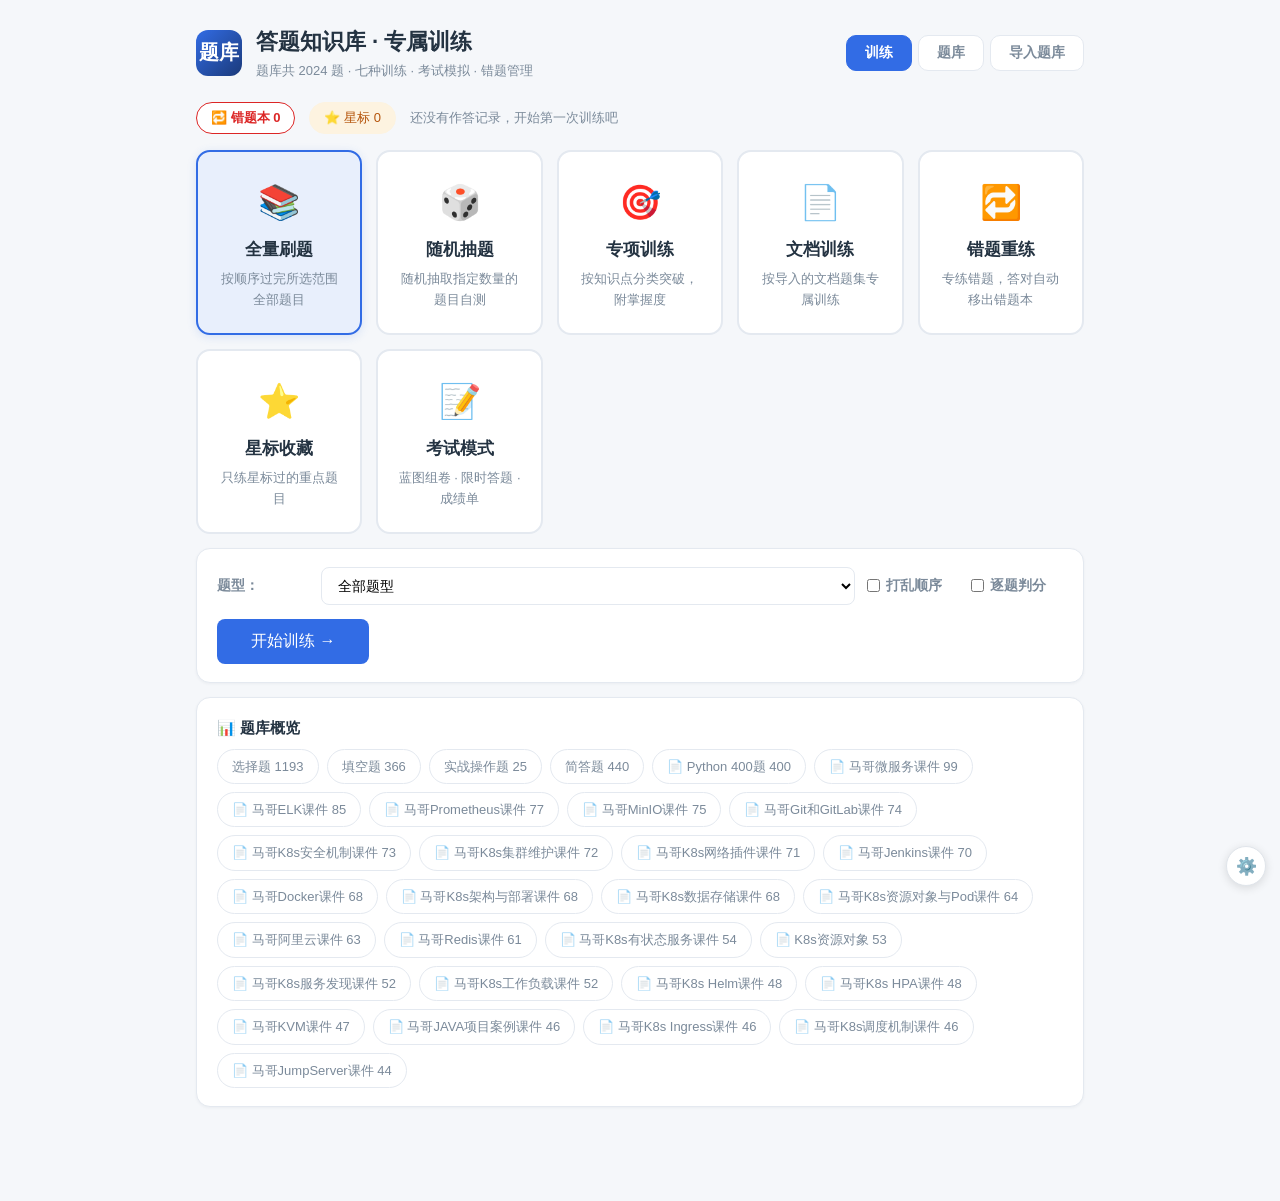
<file: site/index.html>
<!DOCTYPE html>
<html lang="zh-CN">
<head>
  <meta charset="UTF-8">
  <meta name="viewport" content="width=device-width, initial-scale=1.0">
  <title>答题知识库 · 专属训练</title>
  <link rel="icon" href="favicon.svg">
  <link rel="stylesheet" href="css/style.css">
</head>
<body>
  <div id="app"></div>

  <!-- 纯静态版：题库数据内联（由 scripts/export_site_data.py 生成） -->
  <script src="js/vue.global.prod.js"></script>
  <script src="js/questions.data.js"></script>

  <!-- 数据层：MD 解析器 → localStorage 数据层 → fetch 拦截器。
       static-api.js 必须在 app.js 之前，它会把 /api/* 请求接住本地处理，
       这样 app.js 与 Django 版**完全同一份**，无需任何改动。 -->
  <script src="js/md-import.js"></script>
  <script src="js/local-store.js"></script>
  <script src="js/static-api.js"></script>

  <!-- UI（与 frontend/js/app.js 同一文件） -->
  <script src="js/app.js"></script>

  <!-- 静态版专属：本地数据管理（导出/导入/清空），Django 版没有这层 -->
  <script src="js/site-extra.js"></script>
</body>
</html>
</file>
<file: site/css/style.css>
:root {
  --bg: #f5f7fa;
  --card: #ffffff;
  --border: #e4e9f0;
  --text: #243342;
  --muted: #7b8a9a;
  --primary: #326ce5;      /* k8s blue */
  --primary-weak: #e8effc;
  --green: #16a34a;
  --green-weak: #e6f7ec;
  --red: #dc2626;
  --red-weak: #fdeaea;
  --amber: #b45309;
  --amber-weak: #fdf3e0;
}
* { box-sizing: border-box; margin: 0; padding: 0; }
body {
  font-family: "Microsoft YaHei", "PingFang SC", "Segoe UI", sans-serif;
  background: var(--bg);
  color: var(--text);
  line-height: 1.65;
}
.container { max-width: 920px; margin: 0 auto; padding: 24px 16px 80px; }

/* header */
.header { display: flex; align-items: center; gap: 14px; margin-bottom: 20px; }
.logo {
  width: 46px; height: 46px; border-radius: 12px; flex: none;
  background: linear-gradient(135deg, #326ce5, #1b3a7a);
  display: flex; align-items: center; justify-content: center;
  color: #fff; font-weight: 700; font-size: 20px;
}
.header h1 { font-size: 22px; }
.header p { color: var(--muted); font-size: 13px; }

/* toolbar */
.toolbar { display: flex; flex-wrap: wrap; gap: 8px; margin-bottom: 16px; align-items: center; }
.chip {
  border: 1px solid var(--border); background: var(--card); color: var(--text);
  padding: 6px 14px; border-radius: 999px; cursor: pointer; font-size: 13px; transition: all .15s;
}
.chip:hover { border-color: var(--primary); }
.chip.active { background: var(--primary); border-color: var(--primary); color: #fff; }
.spacer { flex: 1; }
.stats-inline { color: var(--muted); font-size: 13px; }

/* question card */
.q-card {
  background: var(--card); border: 1px solid var(--border); border-radius: 14px;
  padding: 18px 20px; margin-bottom: 14px; box-shadow: 0 1px 3px rgba(30,50,80,.05);
}
.q-head { display: flex; align-items: center; gap: 8px; margin-bottom: 10px; }
.badge {
  font-size: 12px; padding: 2px 10px; border-radius: 999px; font-weight: 600;
}
.badge.choice { background: var(--primary-weak); color: var(--primary); }
.badge.blank { background: var(--green-weak); color: var(--green); }
.badge.short { background: var(--amber-weak); color: var(--amber); }
.badge.practical { background: #f3e8ff; color: #7c3aed; }
.badge.cat { background: var(--bg); color: var(--muted); font-weight: 400; }
.q-no { color: var(--muted); font-size: 12px; margin-left: auto; }
.q-text { font-size: 15px; font-weight: 600; margin-bottom: 12px; white-space: pre-wrap; }

/* options */
.opt {
  display: flex; align-items: flex-start; gap: 10px; padding: 9px 12px;
  border: 1px solid var(--border); border-radius: 10px; margin-bottom: 8px;
  cursor: pointer; transition: all .15s; font-size: 14px;
}
.opt:hover { border-color: var(--primary); }
.opt.selected { border-color: var(--primary); background: var(--primary-weak); }
.opt.correct { border-color: var(--green); background: var(--green-weak); }
.opt.wrong { border-color: var(--red); background: var(--red-weak); }
.opt-key {
  flex: none; width: 24px; height: 24px; border-radius: 50%; border: 1px solid var(--border);
  display: flex; align-items: center; justify-content: center; font-size: 12px; font-weight: 700;
}
.opt.selected .opt-key, .opt.correct .opt-key { background: var(--primary); border-color: var(--primary); color: #fff; }
.opt.wrong .opt-key { background: var(--red); border-color: var(--red); color: #fff; }

/* blank inputs */
.blank-input {
  display: flex; align-items: center; gap: 8px; margin-bottom: 8px;
}
.blank-input label { flex: none; font-size: 13px; color: var(--muted); min-width: 56px; }
.blank-input input {
  flex: 1; padding: 8px 12px; border: 1px solid var(--border); border-radius: 8px;
  font-size: 14px; outline: none;
}
.blank-input input:focus { border-color: var(--primary); }
.blank-input input.ok { border-color: var(--green); background: var(--green-weak); }
.blank-input input.bad { border-color: var(--red); background: var(--red-weak); }

/* textarea */
.ta {
  width: 100%; min-height: 90px; padding: 10px 12px; border: 1px solid var(--border);
  border-radius: 10px; font-size: 14px; font-family: inherit; resize: vertical; outline: none;
}
.ta:focus { border-color: var(--primary); }

/* feedback panel */
.feedback { margin-top: 12px; padding: 12px 14px; border-radius: 10px; font-size: 13px; }
.feedback.ok { background: var(--green-weak); border: 1px solid #b7e4c7; }
.feedback.bad { background: var(--red-weak); border: 1px solid #f5c2c2; }
.feedback.info { background: var(--primary-weak); border: 1px solid #c7d7f5; }
.feedback .fb-title { font-weight: 700; margin-bottom: 4px; }
.feedback .ref { white-space: pre-wrap; margin-top: 6px; padding-top: 6px; border-top: 1px dashed rgba(0,0,0,.12); }
.self-judge { margin-top: 10px; display: flex; gap: 8px; }

/* buttons */
.btn {
  border: none; border-radius: 8px; padding: 8px 18px; font-size: 14px; cursor: pointer;
  background: var(--primary); color: #fff; transition: opacity .15s;
}
.btn:hover { opacity: .88; }
.btn.ghost { background: transparent; color: var(--primary); border: 1px solid var(--primary); }
.btn.green { background: var(--green); }
.btn.red { background: var(--red); }

/* footer bar */
.footer-bar {
  position: fixed; left: 0; right: 0; bottom: 0; background: rgba(255,255,255,.96);
  border-top: 1px solid var(--border); backdrop-filter: blur(6px);
}
.footer-inner { max-width: 920px; margin: 0 auto; padding: 12px 16px; display: flex; align-items: center; gap: 14px; }
.progress-wrap { flex: 1; }
.progress { height: 8px; background: var(--border); border-radius: 999px; overflow: hidden; }
.progress > div { height: 100%; background: var(--primary); border-radius: 999px; transition: width .3s; }
.progress-text { font-size: 12px; color: var(--muted); margin-top: 4px; }

/* result modal */
.mask { position: fixed; inset: 0; background: rgba(20,30,45,.45); display: flex; align-items: center; justify-content: center; z-index: 50; }
.modal {
  background: var(--card); border-radius: 16px; padding: 28px; width: min(520px, 92vw);
  text-align: center;
}
.modal h2 { margin-bottom: 8px; }
.score { font-size: 52px; font-weight: 800; color: var(--primary); margin: 8px 0; }
.modal .row { display: flex; justify-content: center; gap: 26px; color: var(--muted); font-size: 13px; margin: 10px 0 18px; }
.modal .row b { color: var(--text); font-size: 18px; display: block; }

.loading { text-align: center; color: var(--muted); padding: 60px 0; }
.empty { text-align: center; color: var(--muted); padding: 40px 0; }

/* ============ v2 新增样式 ============ */

/* 顶部导航页签 */
.tabs { display: flex; gap: 6px; }
.tab {
  border: 1px solid var(--border); background: var(--card); color: var(--muted);
  padding: 8px 18px; border-radius: 10px; cursor: pointer; font-size: 14px; font-weight: 600;
  transition: all .15s;
}
.tab:hover { border-color: var(--primary); color: var(--primary); }
.tab.active { background: var(--primary); border-color: var(--primary); color: #fff; }

/* 模式选择卡片 */
.mode-grid { display: grid; grid-template-columns: 1fr 1fr; gap: 14px; margin-bottom: 14px; }
.mode-card {
  background: var(--card); border: 2px solid var(--border); border-radius: 14px;
  padding: 22px 20px; cursor: pointer; text-align: center; transition: all .15s;
}
.mode-card:hover { border-color: var(--primary); }
.mode-card.active { border-color: var(--primary); background: var(--primary-weak); box-shadow: 0 2px 10px rgba(50,108,229,.15); }
.mode-icon { font-size: 34px; margin-bottom: 6px; }
.mode-name { font-size: 17px; font-weight: 700; margin-bottom: 4px; }
.mode-desc { font-size: 13px; color: var(--muted); }

/* 设置表单 */
.setup-card { display: flex; flex-direction: column; gap: 14px; }
.setup-row { display: flex; align-items: center; gap: 12px; flex-wrap: wrap; }
.setup-row > label { flex: none; min-width: 92px; font-size: 14px; color: var(--muted); font-weight: 600; }
.setup-row select {
  flex: 1; min-width: 200px; padding: 9px 12px; border: 1px solid var(--border);
  border-radius: 8px; font-size: 14px; background: #fff; outline: none; font-family: inherit;
}
.setup-row select:focus { border-color: var(--primary); }
.count-chips { display: flex; gap: 8px; }
.chip.static { cursor: default; color: var(--muted); }
.chip.static:hover { border-color: var(--border); }

/* 导入页 */
.import-grid { display: grid; grid-template-columns: 1fr 1fr; gap: 12px; margin: 6px 0 14px; }
.file-box {
  display: flex; flex-direction: column; gap: 8px; padding: 16px;
  border: 2px dashed var(--border); border-radius: 12px; font-size: 13px;
  color: var(--muted); cursor: pointer; transition: all .15s;
}
.file-box:hover { border-color: var(--primary); color: var(--primary); }
.file-box input { font-size: 13px; }
.import-row { display: flex; align-items: center; gap: 12px; margin-top: 10px; flex-wrap: wrap; }
.import-row label { font-size: 14px; color: var(--muted); }
.mini-input {
  padding: 8px 12px; border: 1px solid var(--border); border-radius: 8px;
  font-size: 14px; outline: none; width: 200px;
}
.mini-input:focus { border-color: var(--primary); }
.ta.json { min-height: 150px; font-family: Consolas, "Courier New", monospace; font-size: 13px; }

/* 题库概览 */
.stat-chips { display: flex; flex-wrap: wrap; gap: 8px; }

/* 衍生知识点块 */
.derived {
  margin-top: 6px; padding: 8px 10px; border-radius: 8px;
  background: #fffbeb; border: 1px solid #fde68a; color: #92400e;
}

/* 答题页顶栏 */
.quiz-topbar {
  display: flex; align-items: center; gap: 14px; margin-bottom: 14px;
}
.quiz-meta { font-size: 13px; color: var(--muted); font-weight: 600; }

/* 按钮尺寸 */
.btn.big { padding: 12px 34px; font-size: 16px; }
.btn.small { padding: 5px 12px; font-size: 13px; }

@media (max-width: 640px) {
  .mode-grid, .import-grid { grid-template-columns: 1fr; }
  .header { flex-direction: column; align-items: flex-start; }
}

/* ============ v3 专属训练 ============ */
.mode-grid.v3 { grid-template-columns: repeat(auto-fit, minmax(165px, 1fr)); }
.mode-count {
  display: inline-block; margin-left: 8px; padding: 0 8px; border-radius: 999px;
  background: var(--red); color: #fff; font-size: 12px; vertical-align: 2px;
}

/* 快捷栏 */
.quick-bar { display: flex; align-items: center; gap: 14px; margin-bottom: 16px; flex-wrap: wrap; }
.quick-tip { font-size: 13px; color: var(--muted); }
.chip.wb { border-color: var(--red); color: var(--red); font-weight: 600; }
.chip.wb:hover { background: var(--red-weak); }

/* 设置页扩展 */
.setup-col { display: flex; flex-direction: column; gap: 10px; }
.setup-label { font-size: 14px; color: var(--muted); font-weight: 600; }
.chip-cloud {
  display: flex; flex-wrap: wrap; gap: 8px; max-height: 280px;
  overflow: auto; padding: 2px;
}
.chip.good { border-color: var(--green); color: var(--green); }
.chip.mid { border-color: var(--amber); color: var(--amber); }
.chip.bad { border-color: var(--red); color: var(--red); }
.chip.good.active, .chip.mid.active, .chip.bad.active {
  background: var(--primary); border-color: var(--primary); color: #fff;
}
.checkbox-row { display: flex; align-items: center; gap: 6px; font-size: 14px; cursor: pointer; color: var(--text); }
.checkbox-row input { accent-color: var(--primary); }

/* 来源徽标与错题本提示 */
.badge.src { background: #eef2f7; color: #5b6b7c; font-weight: 400; }
.fb-tag {
  display: inline-block; margin-top: 8px; margin-right: 8px; font-size: 12px;
  padding: 2px 10px; border-radius: 999px; background: var(--red-weak); color: var(--red);
}
.fb-tag.ok-tag { background: var(--green-weak); color: var(--green); }
.modal .wb-row { margin-top: -6px; }
.overall-line { display: flex; gap: 18px; color: var(--muted); font-size: 13px; margin-bottom: 10px; flex-wrap: wrap; }
.overall-line b { color: var(--text); }

/* ================= v4-P1：考试模式 / 星标 / 题库 ================= */
.chip.st { background: var(--amber-weak); border-color: var(--amber-weak); color: var(--amber); }
.chip.sm { padding: 3px 10px; font-size: 12px; }
.mode-count.star { background: var(--amber-weak); color: var(--amber); }
.star-btn {
  margin-left: auto; border: none; background: transparent; cursor: pointer;
  font-size: 16px; opacity: .25; filter: grayscale(1); transition: all .15s; padding: 2px 6px;
}
.star-btn:hover { opacity: .7; }
.star-btn.on { opacity: 1; filter: none; }

/* 蓝图配置 */
.blueprint-grid { display: flex; flex-direction: column; gap: 8px; margin-bottom: 10px; }
.bp-row { display: flex; align-items: center; gap: 10px; flex-wrap: wrap; }
.bp-name { font-size: 13px; font-weight: 600; min-width: 58px; color: var(--text); }
.bp-summary {
  margin-top: 6px; font-size: 13px; color: var(--muted);
  background: var(--primary-weak); border-radius: 8px; padding: 8px 12px;
}
.bp-summary b { color: var(--primary); }
.setup-label { font-size: 13px; color: var(--muted); margin: 10px 0 6px; }
.setup-col > .setup-label:first-child { margin-top: 0; }

/* 考试成绩历史 */
.exam-history { margin-top: 12px; }
.exam-hist-list { display: flex; flex-direction: column; gap: 6px; }
.exam-hist-row {
  display: flex; align-items: center; gap: 12px; font-size: 12.5px;
  padding: 6px 10px; background: var(--bg); border-radius: 8px;
}
.eh-score { font-weight: 700; font-size: 14px; min-width: 52px; }
.eh-score.good { color: var(--green); }
.eh-score.mid { color: var(--amber); }
.eh-score.bad { color: var(--red); }
.eh-meta { color: var(--muted); flex: 1; }
.eh-time { color: var(--muted); font-size: 11.5px; }

.btn.exam { background: var(--red); }
.btn.exam:hover { background: #b91c1c; }
.btn.small { padding: 6px 14px; font-size: 13px; }

/* 考试进行中 */
.exam-topbar {
  position: sticky; top: 0; z-index: 20;
  display: flex; align-items: center; gap: 12px;
  background: var(--card); border: 1px solid var(--border); border-radius: 12px;
  padding: 10px 16px; margin-bottom: 14px; box-shadow: 0 2px 8px rgba(30,50,80,.08);
}
.exam-title { font-weight: 600; font-size: 14px; }
.exam-clock { margin-left: auto; font-size: 20px; font-weight: 700; font-variant-numeric: tabular-nums; }
.exam-clock.urgent { color: var(--red); animation: blink 1s infinite; }
@keyframes blink { 50% { opacity: .45; } }
.exam-body { display: flex; gap: 14px; align-items: flex-start; }
.answer-sheet {
  width: 168px; flex: none; background: var(--card); border: 1px solid var(--border);
  border-radius: 12px; padding: 12px; position: sticky; top: 74px;
}
.sheet-title { font-size: 12.5px; color: var(--muted); margin-bottom: 8px; }
.sheet-grid { display: grid; grid-template-columns: repeat(4, 1fr); gap: 6px; }
.gcell {
  border: 1px solid var(--border); background: var(--bg); color: var(--muted);
  border-radius: 7px; padding: 5px 0; font-size: 12px; cursor: pointer; transition: all .12s;
  font-variant-numeric: tabular-nums;
}
.gcell:hover { border-color: var(--primary); }
.gcell.done { background: var(--primary-weak); color: var(--primary); border-color: var(--primary-weak); font-weight: 600; }
.gcell.flag { background: var(--amber-weak); color: var(--amber); border-color: var(--amber); }
.gcell.cur { outline: 2px solid var(--primary); outline-offset: 1px; color: var(--primary); font-weight: 700; }
.sheet-legend { display: flex; flex-wrap: wrap; gap: 6px 10px; margin-top: 10px; font-size: 11px; color: var(--muted); }
.sheet-legend span { display: inline-flex; align-items: center; gap: 4px; }
.lg { width: 10px; height: 10px; border-radius: 3px; background: var(--bg); border: 1px solid var(--border); display: inline-block; }
.lg.cur { outline: 1.5px solid var(--primary); }
.lg.done { background: var(--primary-weak); border-color: var(--primary-weak); }
.lg.flag { background: var(--amber-weak); border-color: var(--amber); }
.exam-main { flex: 1; min-width: 0; }
.exam-nav { display: flex; align-items: center; justify-content: space-between; margin: 4px 2px 14px; }
.exam-pos { color: var(--muted); font-size: 13px; font-variant-numeric: tabular-nums; }
.flag-btn.on { border-color: var(--amber); color: var(--amber); background: var(--amber-weak); }
.kbd-hint { margin-top: 10px; font-size: 12px; color: var(--muted); background: var(--bg); border-radius: 8px; padding: 6px 10px; }

/* 逐题判分 / 星标按钮区 */
.instant-row { margin-top: 10px; display: flex; }

/* 题库页 */
.bank-kw { flex: 1; }
.bank-card .q-text { font-size: 14px; }
.bank-opts { display: flex; flex-wrap: wrap; gap: 6px 14px; margin: 6px 0; }
.bank-opt { font-size: 12.5px; color: var(--muted); background: var(--bg); border-radius: 6px; padding: 3px 10px; }
.bank-actions { display: flex; gap: 8px; margin-top: 10px; }
.note-box { margin-top: 10px; }
.note-actions { display: flex; gap: 8px; margin-top: 8px; }
.score-sub { font-size: 13px; color: var(--muted); margin-left: 8px; }

/* 大题库渐进渲染的「加载更多」条：留出底部固定操作栏的空间 */
.load-more { text-align: center; padding: 8px 0 84px; }
.load-more .btn { min-width: 260px; }

@media (max-width: 700px) {
  .exam-body { flex-direction: column-reverse; }
  .answer-sheet { width: 100%; position: static; }
  .sheet-grid { grid-template-columns: repeat(8, 1fr); }
}
</file>
